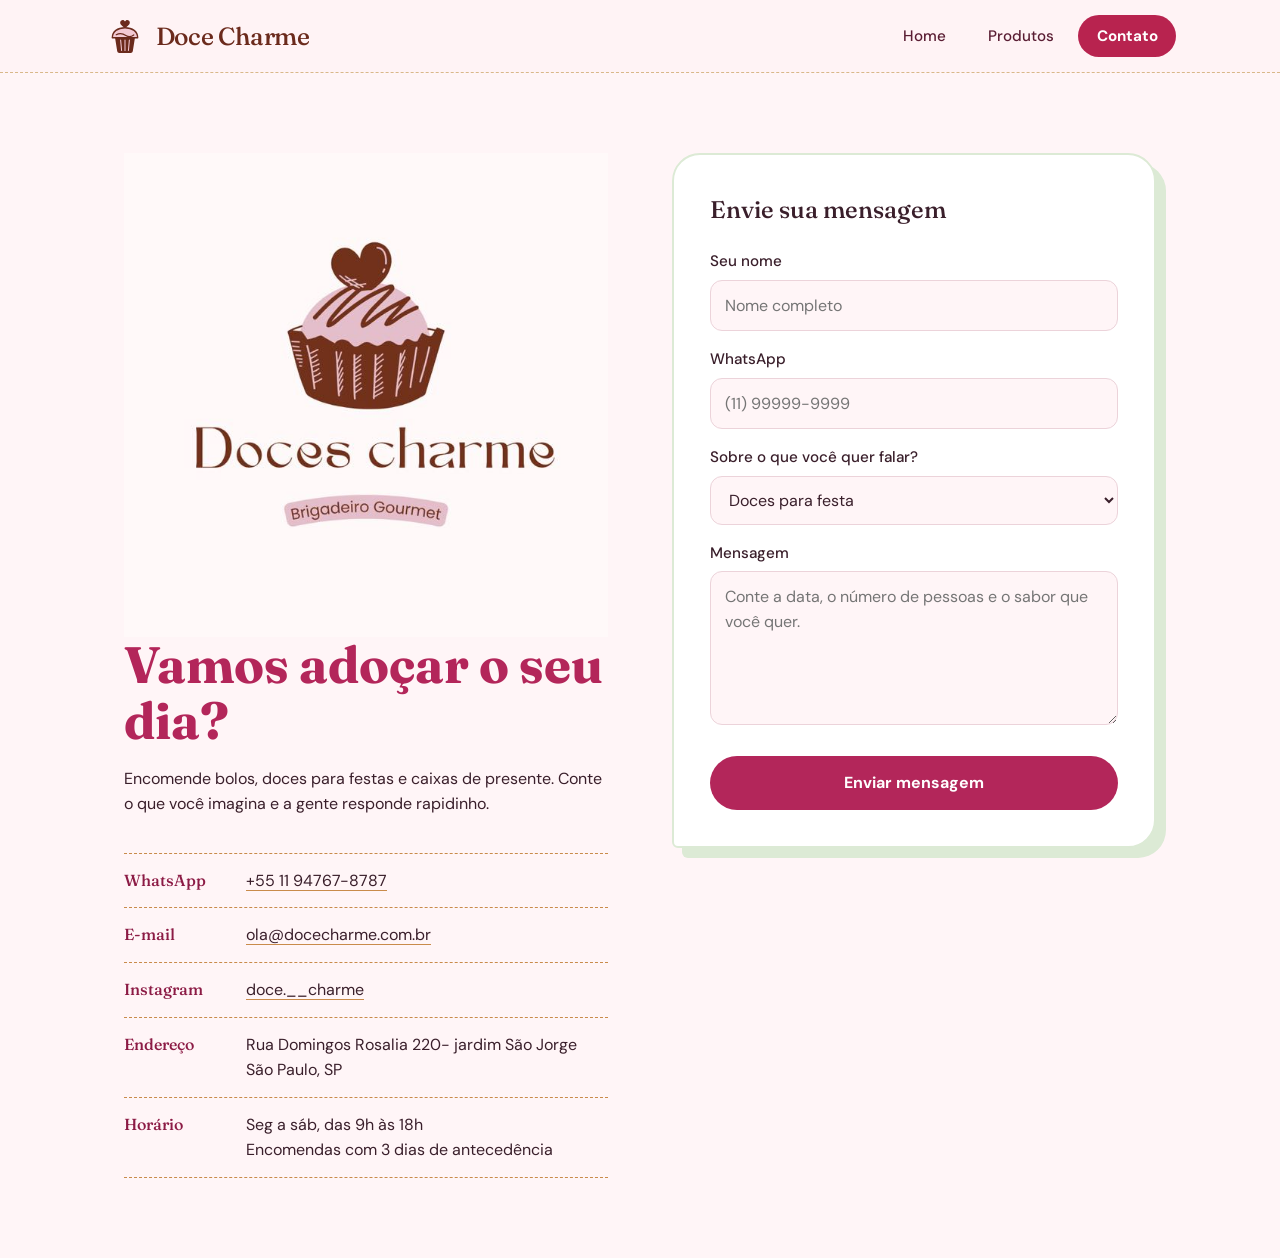
<file: contatos.html>
<!DOCTYPE html>
<html lang="pt-BR">
<head>
  <meta charset="UTF-8">
  <meta name="viewport" content="width=device-width, initial-scale=1">
  <title>Contatos | Doce Charme</title>
  <link rel="preconnect" href="https://fonts.googleapis.com">
  <link rel="preconnect" href="https://fonts.gstatic.com" crossorigin>
  <link href="https://fonts.googleapis.com/css2?family=Fraunces:opsz,wght@9..144,500;9..144,700&family=DM+Sans:wght@400;500;700&display=swap" rel="stylesheet">
  <link rel="stylesheet" href="contatos.css">
  <link rel="stylesheet" href="navbar.css">
</head>
<body>

  <div id="navbar"></div>
  <script src="navbar.js"></script>
  <section class="contatos" id="contatos">
    <div class="contatos__intro">

      <img src="./img/logo-doce-charme.jpeg" alt="Imagem de uma caixa de presente com doces" class="contatos__imagem">
      <h2>Vamos adoçar o seu dia?</h2>
      <p>Encomende bolos, doces para festas e caixas de presente. Conte o que você imagina e a gente responde rapidinho.</p>

      <ul class="contatos__lista">
        <li>
          <strong>WhatsApp</strong>
          <a href="https://wa.me/5511999999999">+55 11 94767-8787</a>
        </li>
        <li>
          <strong>E-mail</strong>
          <a href="mailto:ola@docecharme.com.br">ola@docecharme.com.br</a>
        </li>
        <li>
          <strong>Instagram</strong>
          <a href="https://www.instagram.com/doce.__charme/" target="_blank" rel="noopener">doce.__charme</a>
        </li>
        <li>
          <strong>Endereço</strong>
          <span>Rua Domingos Rosalia 220- jardim São Jorge<br>São Paulo, SP</span>
        </li>
        <li>
          <strong>Horário</strong>
          <span>Seg a sáb, das 9h às 18h<br>Encomendas com 3 dias de antecedência</span>
        </li>
      </ul>
    </div>

    <form class="contatos__form" action="#" method="post">
      <h3>Envie sua mensagem</h3>

      <label for="nome">Seu nome</label>
      <input type="text" id="nome" name="nome" placeholder="Nome completo" required>

      <label for="whatsapp">WhatsApp</label>
      <input type="tel" id="whatsapp" name="whatsapp" placeholder="(11) 99999-9999" required>

      <label for="assunto">Sobre o que você quer falar?</label>
      <select id="assunto" name="assunto">
       
        <option>Doces para festa</option>
       
      </select>

      <label for="mensagem">Mensagem</label>
      <textarea id="mensagem" name="mensagem" rows="5" placeholder="Conte a data, o número de pessoas e o sabor que você quer."></textarea>

      <button type="submit">Enviar mensagem</button>
    </form>
  </section>

</body>
</html>
</file>
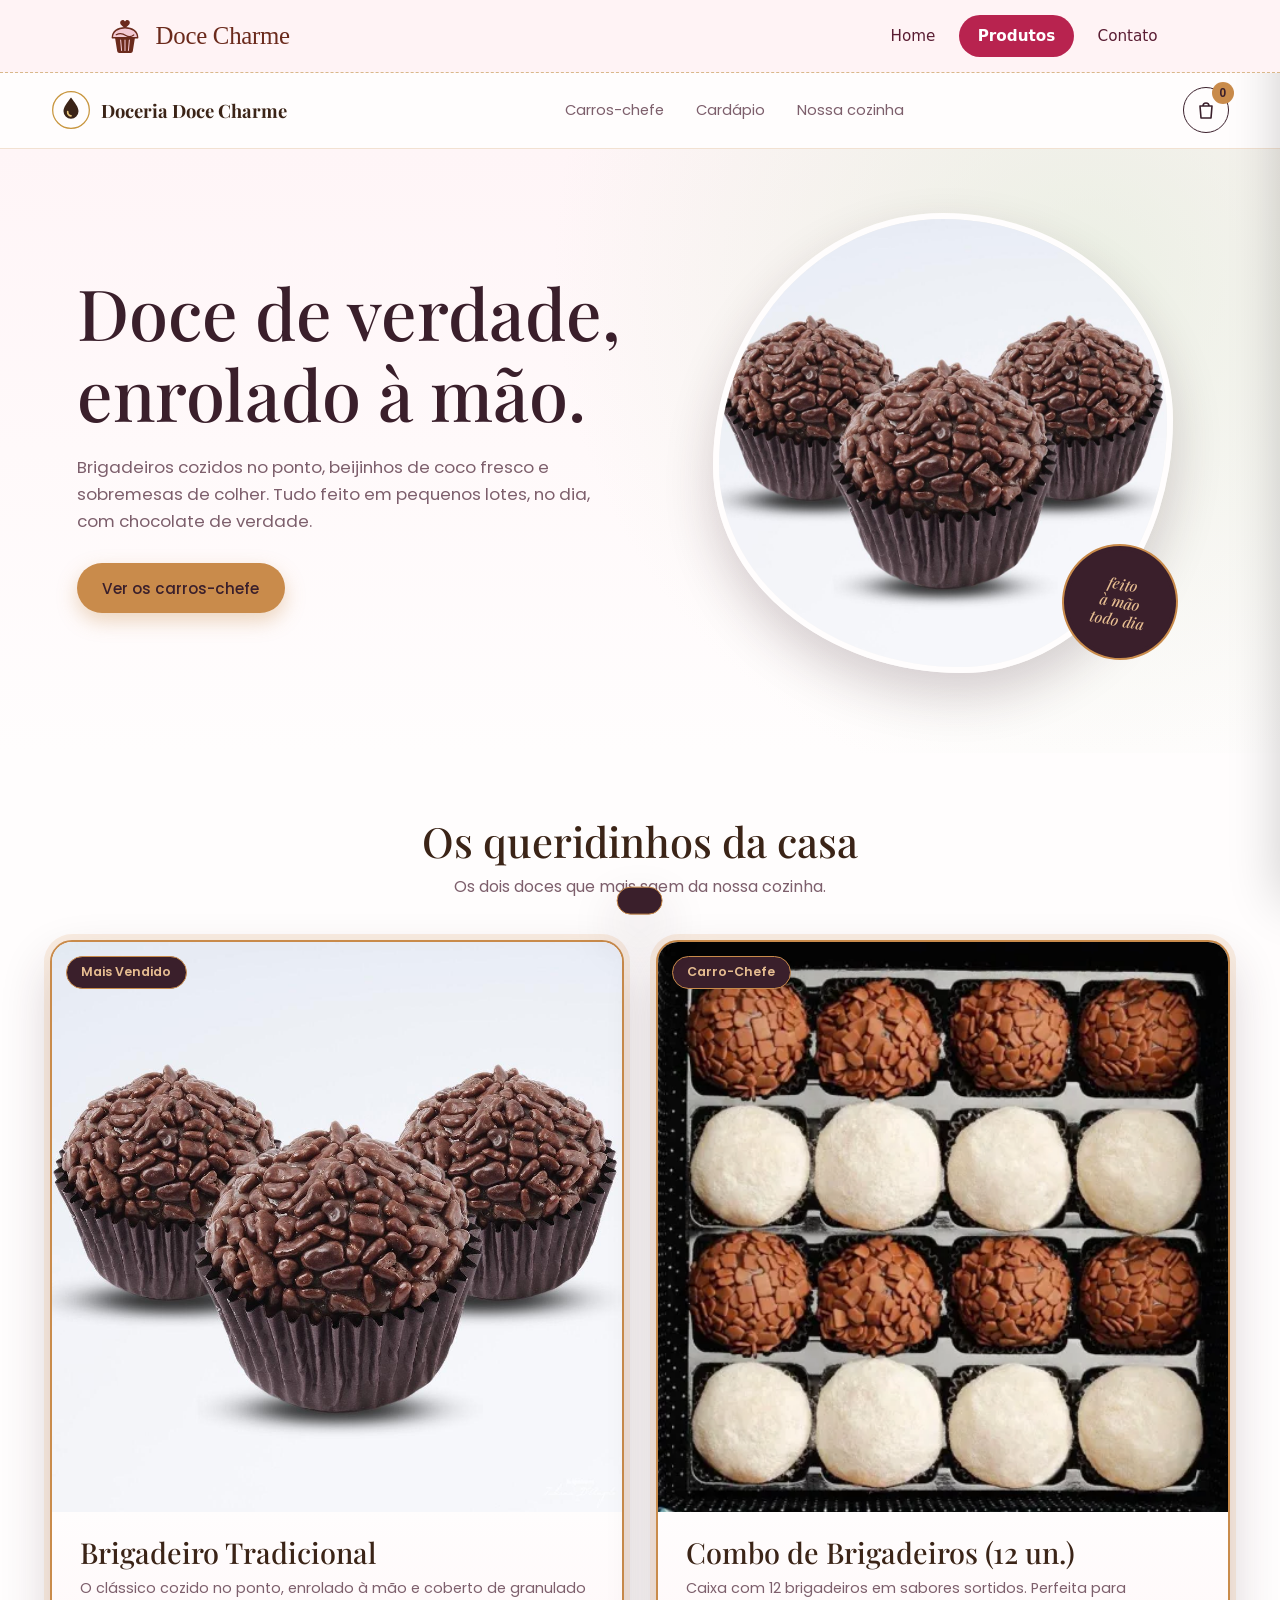
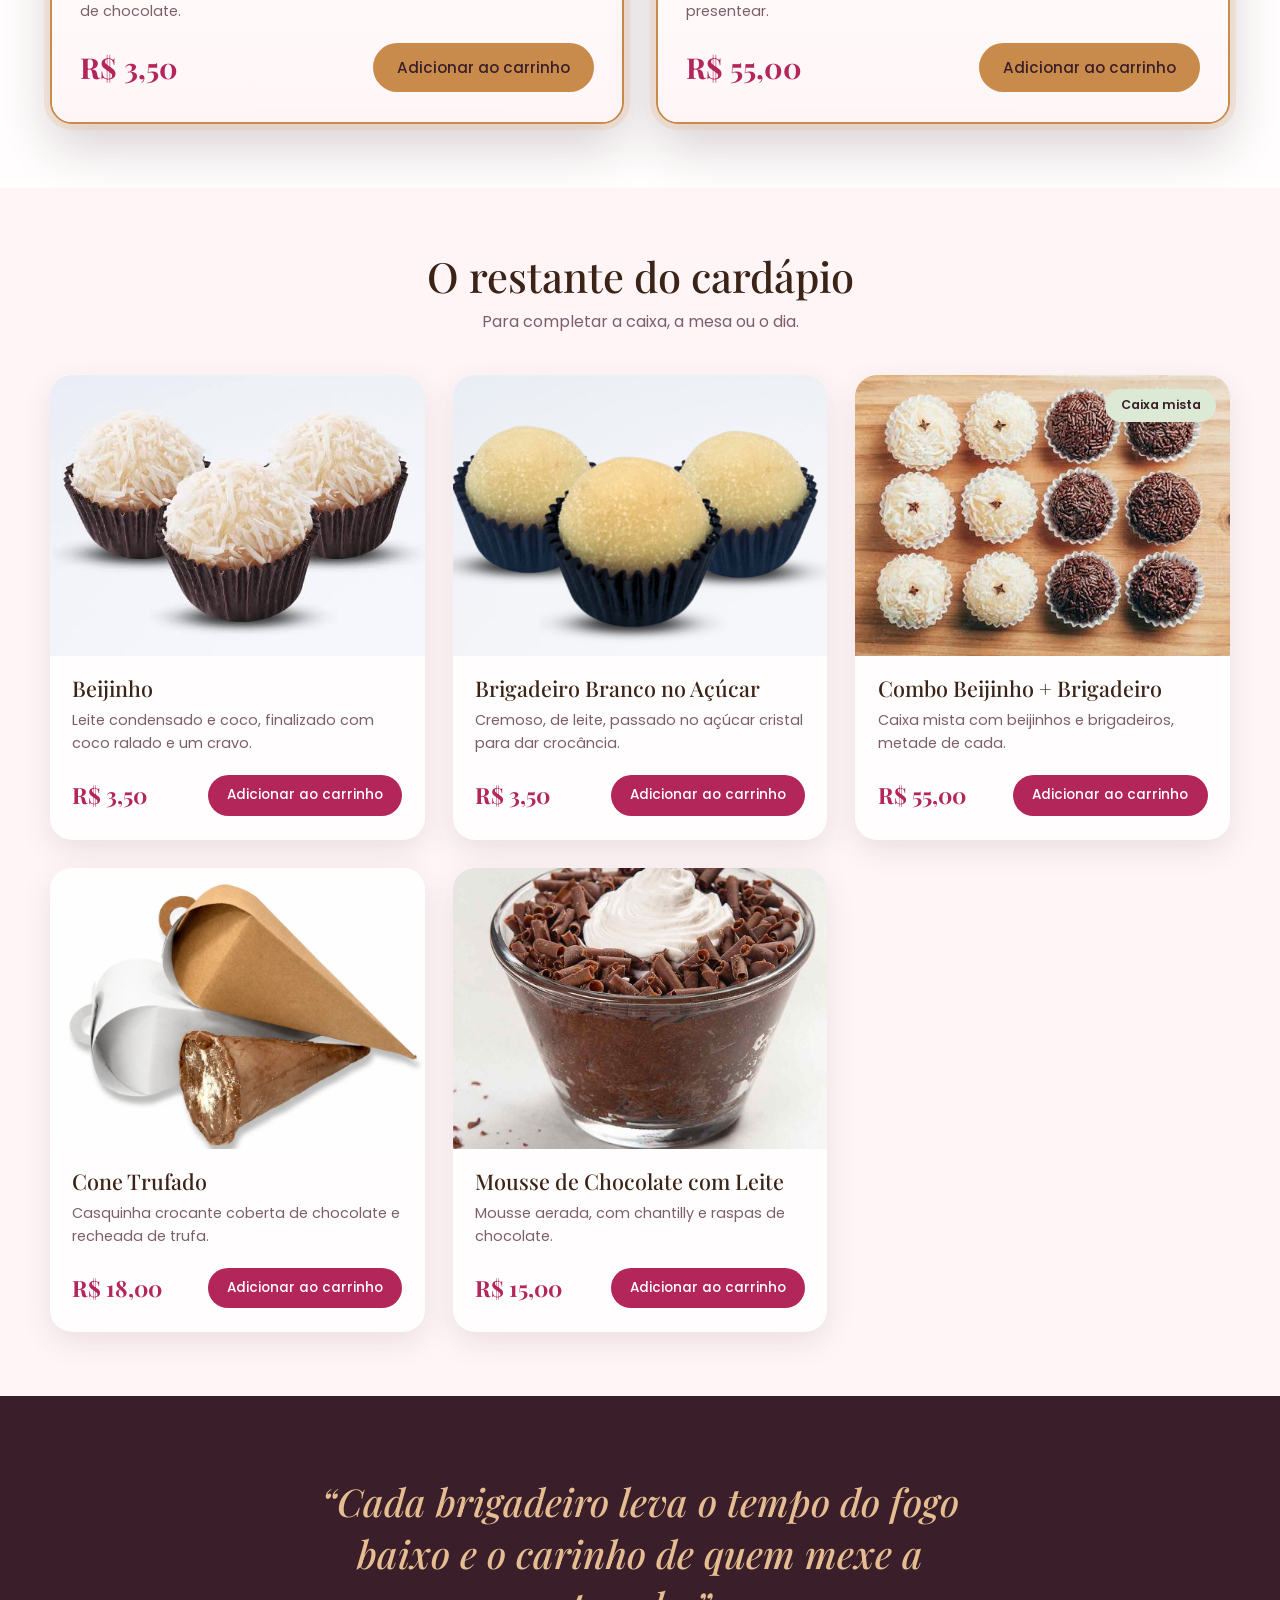
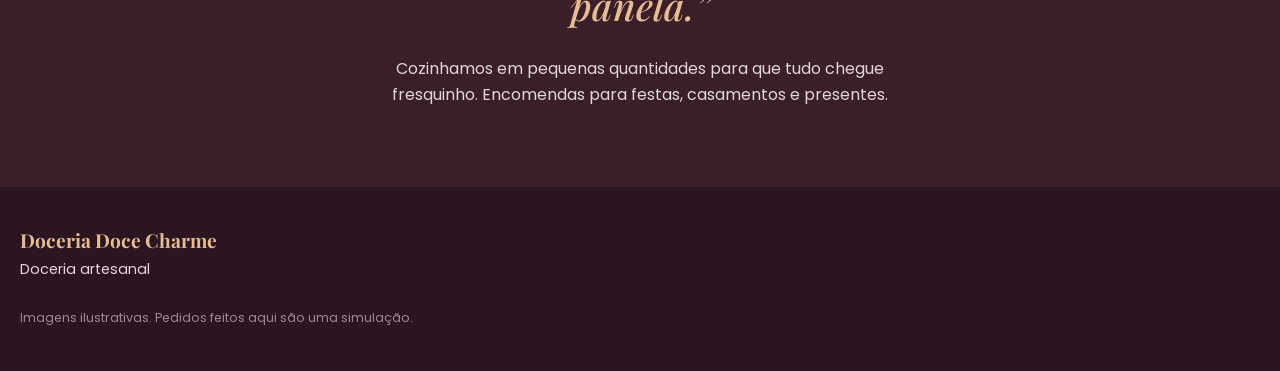
<file: produtos.html>
<!DOCTYPE html>
<html lang="pt-BR">

<head>
  <meta charset="UTF-8">
  <meta name="viewport" content="width=device-width, initial-scale=1">
  <title>Doceria Doce Charme | Doceria artesanal</title>
  <meta name="description" content="Brigadeiros, beijinhos, cones trufados e mousses feitos à mão, em pequenos lotes.">
  <link rel="preconnect" href="https://fonts.googleapis.com">
  <link rel="preconnect" href="https://fonts.gstatic.com" crossorigin>
  <link
    href="https://fonts.googleapis.com/css2?family=Playfair+Display:ital,wght@0,500;0,700;1,500&family=Poppins:wght@300;400;500;600&display=swap"
    rel="stylesheet">
  <link rel="stylesheet" href="navbar.css">
  <link rel="stylesheet" href="reset.css">
  <link rel="stylesheet" href="produtos.css">
</head>

<body>
  <script src="navbar.js"></script>
  <header class="topo">
    <a href="#inicio" class="marca" aria-label="Doceria Doce Charme, início">
      <svg class="marca__logo" viewBox="0 0 48 48" aria-hidden="true">
        <circle cx="24" cy="24" r="22" fill="none" stroke="#C8963E" stroke-width="1.5" />
        <path d="M24 9c5 7 9 11.500 9 16.500a9 9 0 0 1-18 0C15 20.500 19 16 24 9z" fill="#3B2417" />
        <path d="M20 26a5 5 0 0 0 4 5" stroke="#E9C77B" stroke-width="2" fill="none" stroke-linecap="round" />
      </svg>
      <span class="marca__nome">Doceria Doce Charme</span>
    </a>

    <nav class="menu" aria-label="Principal">
      <a href="#destaques">Carros-chefe</a>
      <a href="#cardapio">Cardápio</a>
      <a href="#sobre">Nossa cozinha</a>
    </nav>

    <button class="carrinho-btn" id="abrirCarrinho" aria-label="Abrir carrinho">
      <svg viewBox="0 0 24 24" aria-hidden="true">
        <path d="M6 8h12l-1 12H7L6 8z" fill="none" stroke="currentColor" stroke-width="1.6" stroke-linejoin="round" />
        <path d="M9 8a3 3 0 0 1 6 0" fill="none" stroke="currentColor" stroke-width="1.6" />
      </svg>
      <span class="carrinho-btn__contador" id="contador">0</span>
    </button>
  </header>

  <main>
    <section class="hero" id="inicio">
      <div class="hero__texto">
        <h1>Doce de verdade,<br>enrolado à mão.</h1>
        <p>Brigadeiros cozidos no ponto, beijinhos de coco fresco e sobremesas de colher. Tudo feito em pequenos lotes,
          no dia, com chocolate de verdade.</p>
        <a href="#destaques" class="btn btn--ouro">Ver os carros-chefe</a>
      </div>
      <div class="hero__imagem">
        <img src="./img/brigadeiro.jpg" alt="Três brigadeiros tradicionais com granulado de chocolate">
        <span class="selo">feito<br>à mão<br>todo dia</span>
      </div>
    </section>

    <section class="secao" id="destaques">
      <header class="secao__cab">
        <h2>Os queridinhos da casa</h2>
        <p>Os dois doces que mais saem da nossa cozinha.</p>
      </header>
      <div class="destaques" id="gradeDestaques"></div>
    </section>

    <section class="secao secao--creme" id="cardapio">
      <header class="secao__cab">
        <h2>O restante do cardápio</h2>
        <p>Para completar a caixa, a mesa ou o dia.</p>
      </header>
      <div class="grade" id="gradeProdutos"></div>
    </section>

    <section class="sobre" id="sobre">
      <p class="sobre__frase">“Cada brigadeiro leva o tempo do fogo baixo e o carinho de quem mexe a panela.”</p>
      <p class="sobre__apoio">Cozinhamos em pequenas quantidades para que tudo chegue fresquinho. Encomendas para
        festas, casamentos e presentes.</p>
    </section>
  </main>

  <footer class="rodape">
    <div>
      <strong>Doceria Doce Charme</strong>
      <p>Doceria artesanal</p>
    </div>
    <p class="rodape__nota">Imagens ilustrativas. Pedidos feitos aqui são uma simulação.</p>
  </footer>

  <div class="veu" id="veu"></div>
  <aside class="gaveta" id="gaveta" aria-label="Carrinho de compras" aria-hidden="true">
    <header class="gaveta__cab">
      <h2>Seu pedido</h2>
      <button class="fechar" id="fecharCarrinho" aria-label="Fechar carrinho">&times;</button>
    </header>

    <div class="gaveta__corpo" id="itensCarrinho"></div>

    <footer class="gaveta__rodape" id="rodapeCarrinho">
      <div class="total"><span>Total</span><strong id="total">R$ 0,00</strong></div>

      <label for="pagamento">Forma de pagamento</label>
      <select id="pagamento">
        <option value="Pix">Pix</option>
        <option value="Cartão de Crédito">Cartão de Crédito</option>
        <option value="Cartão de Débito">Cartão de Débito</option>
        <option value="Dinheiro">Dinheiro</option>
      </select>

      <button class="btn btn--cacau btn--cheio" id="finalizar">Finalizar pedido</button>
    </footer>
  </aside>

  <dialog id="confirmacao" class="confirmacao">
    <h3>Pedido confirmado!</h3>
    <p id="confirmacaoTexto"></p>
    <button class="btn btn--ouro" id="fecharConfirmacao">Voltar ao cardápio</button>
  </dialog>

  <div class="toast" id="toast" role="status" aria-live="polite"></div>

  <script src="script.js"></script>
</body>

</html>
</file>
<file: contatos.css>
:root {
  --framboesa: #b3265a;
  --framboesa-escura: #8c1b45;
  --chantilly: #fff5f7;
  --chocolate: #3a1f2b;
  --caramelo: #c98b4b;
  --pistache: #dcead5;
}

* {
  box-sizing: border-box;
  margin: 0;
  padding: 0;
}

body {
  font-family: "DM Sans", sans-serif;
  color: var(--chocolate);
  background: var(--chantilly);
  line-height: 1.6;
}

img {
  display: block;
  max-width: 100%;
  width: auto;
}

.contatos {
  max-width: 1080px;
  margin: 0 auto;
  padding: 80px 24px;
  display: grid;
  grid-template-columns: 1fr 1fr;
  gap: 64px;
  align-items: start;
}

/* Coluna de informações */
.contatos__intro h2 {
  font-family: "Fraunces", serif;
  font-weight: 700;
  font-size: clamp(2.2rem, 4vw, 3.2rem);
  line-height: 1.1;
  color: var(--framboesa);
  margin-bottom: 16px;
}

.contatos__intro>p {
  max-width: 44ch;
  margin-bottom: 36px;
}

.contatos__lista {
  list-style: none;
}

.contatos__lista li {
  padding: 14px 0;
  border-top: 1px dashed var(--caramelo);
  display: grid;
  grid-template-columns: 110px 1fr;
  gap: 12px;
}

.contatos__lista li:last-child {
  border-bottom: 1px dashed var(--caramelo);
}

.contatos__lista strong {
  font-family: "Fraunces", serif;
  font-weight: 500;
  color: var(--framboesa-escura);
}

.contatos__lista a {
  color: inherit;
  text-decoration-color: var(--caramelo);
  text-underline-offset: 4px;
}

.contatos__lista a:hover {
  color: var(--framboesa);
}

/* Formulário */
.contatos__form {
  background: #fff;
  border: 2px solid var(--pistache);
  border-radius: 28px 28px 28px 6px;
  padding: 36px;
  box-shadow: 10px 10px 0 var(--pistache);
}

.contatos__form h3 {
  font-family: "Fraunces", serif;
  font-weight: 500;
  font-size: 1.5rem;
  margin-bottom: 20px;
}

.contatos__form label {
  display: block;
  font-weight: 500;
  font-size: 0.95rem;
  margin: 16px 0 6px;
}

.contatos__form input,
.contatos__form select,
.contatos__form textarea {
  width: 100%;
  font: inherit;
  color: inherit;
  background: var(--chantilly);
  border: 1.5px solid #ecd3da;
  border-radius: 12px;
  padding: 12px 14px;
}

.contatos__form textarea {
  resize: vertical;
}

.contatos__form input:focus,
.contatos__form select:focus,
.contatos__form textarea:focus {
  outline: 3px solid var(--caramelo);
  outline-offset: 1px;
  border-color: var(--framboesa);
}

.contatos__form button {
  margin-top: 24px;
  width: 100%;
  font: inherit;
  font-weight: 700;
  color: #fff;
  background: var(--framboesa);
  border: 0;
  border-radius: 999px;
  padding: 14px 24px;
  cursor: pointer;
  transition: background 0.2s;
}

.contatos__form button:hover {
  background: var(--framboesa-escura);
}

.contatos__form button:focus-visible {
  outline: 3px solid var(--caramelo);
  outline-offset: 3px;
}

/* Celular e tablet */
@media (max-width: 820px) {
  .contatos {
    grid-template-columns: 1fr;
    gap: 48px;
    padding: 56px 20px;
  }

  .contatos__lista li {
    grid-template-columns: 1fr;
    gap: 2px;
  }

  .contatos__form {
    padding: 26px;
    box-shadow: 6px 6px 0 var(--pistache);
  }
}
</file>
<file: navbar.css>
.navbar {

  --nb-bg: #fff3f5;
  --nb-wine: #5a1d33;
  --nb-berry: #b8234f;
  --nb-berry-dark: #9c1c42;
  --nb-blush: #f8dfe5;
  --nb-border: #ecc9d2;
  --nb-dash: #d9b88a;
  --nb-sage: #dcebd9;
  --nb-brown: #6b2a1c;
  --nb-height: 72px;
  --nb-bp: 720px;

  position: sticky;
  top: 0;
  z-index: 100;
  background: var(--nb-bg);
  border-bottom: 1px dashed var(--nb-dash);
  font-family: "DM Sans", system-ui, -apple-system, "Segoe UI", sans-serif;
}

.navbar *,
.navbar *::before,
.navbar *::after {
  box-sizing: border-box;
}

.navbar__inner {
  display: flex;
  align-items: center;
  justify-content: space-between;
  gap: 1rem;
  max-width: 1120px;
  height: var(--nb-height);
  margin: 0 auto;
  padding: 0 1.5rem;
}

.navbar__logo {
  display: inline-flex;
  align-items: center;
  gap: 0.6rem;
  color: var(--nb-brown);
  font-family: "Fraunces", Georgia, serif;
  font-size: 1.55rem;
  font-weight: 500;
  line-height: 1;
  letter-spacing: -0.01em;
  text-decoration: none;
  border-radius: 12px;
}

.navbar__logo-icon {
  width: 42px;
  height: 42px;
  flex-shrink: 0;
}

.navbar__menu {
  display: flex;
  align-items: center;
  gap: 0.35rem;
  margin: 0;
  padding: 0;
  list-style: none;
}

.navbar__link {
  display: block;
  padding: 0.55rem 1.15rem;
  border-radius: 999px;
  color: var(--nb-wine);
  font-size: 0.95rem;
  font-weight: 500;
  text-decoration: none;
  transition: background-color 0.2s ease, color 0.2s ease;
}

.navbar__link:hover {
  background: var(--nb-blush);
  color: var(--nb-berry);
}

.navbar__link[aria-current="page"] {
  background: var(--nb-berry);
  color: #fff;
  font-weight: 700;
}

.navbar__link[aria-current="page"]:hover {
  background: var(--nb-berry-dark);
  color: #fff;
}

.navbar__logo:focus-visible,
.navbar__link:focus-visible,
.navbar__toggle:focus-visible {
  outline: 2px solid var(--nb-berry);
  outline-offset: 3px;
}

.navbar__toggle {
  display: none;
  align-items: center;
  justify-content: center;
  width: 46px;
  height: 46px;
  padding: 0;
  background: #fff;
  border: 1px solid var(--nb-border);
  border-radius: 14px;
  cursor: pointer;
  transition: background-color 0.2s ease;
}

.navbar__toggle:hover {
  background: var(--nb-blush);
}

.navbar__bars,
.navbar__bars::before,
.navbar__bars::after {
  display: block;
  width: 20px;
  height: 2px;
  background: var(--nb-wine);
  border-radius: 2px;
  transition: transform 0.25s ease, background-color 0.2s ease;
}

.navbar__bars {
  position: relative;
}

.navbar__bars::before,
.navbar__bars::after {
  content: "";
  position: absolute;
  left: 0;
}

.navbar__bars::before {
  top: -6px;
}

.navbar__bars::after {
  top: 6px;
}

.navbar.is-open .navbar__bars {
  background: transparent;
}

.navbar.is-open .navbar__bars::before {
  transform: translateY(6px) rotate(45deg);
}

.navbar.is-open .navbar__bars::after {
  transform: translateY(-6px) rotate(-45deg);
}

@media (max-width: 960px) {
  .navbar__inner {
    padding: 0 1.25rem;
  }

  .navbar__link {
    padding: 0.5rem 0.95rem;
  }
}

@media (max-width: 720px) {
  .navbar {
    --nb-height: 64px;
  }

  .navbar__inner {
    padding: 0 1rem;
  }

  .navbar__logo {
    font-size: 1.35rem;
  }

  .navbar__logo-icon {
    width: 36px;
    height: 36px;
  }

  .navbar__toggle {
    display: inline-flex;
  }

  .navbar__menu {
    position: absolute;
    top: calc(100% + 0.6rem);
    left: 1rem;
    right: 1rem;
    flex-direction: column;
    align-items: stretch;
    gap: 0.25rem;
    padding: 0.6rem;
    background: #fff;
    border: 1px solid var(--nb-border);
    border-radius: 20px;
    box-shadow: 6px 6px 0 var(--nb-sage);

    opacity: 0;
    visibility: hidden;
    transform: translateY(-8px);
    transition: opacity 0.2s ease, transform 0.2s ease, visibility 0s linear 0.2s;
  }

  .navbar.is-open .navbar__menu {
    opacity: 1;
    visibility: visible;
    transform: translateY(0);
    transition: opacity 0.2s ease, transform 0.2s ease, visibility 0s;
  }

  .navbar__link {
    padding: 0.85rem 1rem;
    border-radius: 14px;
    font-size: 1rem;
  }
}

@media (prefers-reduced-motion: reduce) {

  .navbar *,
  .navbar *::before,
  .navbar *::after {
    transition: none !important;
  }
}
</file>
<file: produtos.css>
:root {
    --cacau: #3a1f2b;
    --cacau-claro: #5a3347;
    --ouro: #c98b4b;
    --ouro-claro: #e6bd91;
    --creme: #fff5f7;
    --branco: #fffdfd;
    --rosa: #dcead5;
    --caramelo: #c98b4b;
    --framboesa: #b3265a;
    --framboesa-escura: #8c1b45;
    --texto: #3b2417;
    --texto-suave: #7d5f6c;
    --sombra: 0 10px 30px rgba(58, 31, 43, .10);
    --sombra-forte: 0 22px 50px rgba(58, 31, 43, .20);
    --serif: "Playfair Display", Georgia, serif;
    --sans: "Poppins", system-ui, sans-serif;
}

*,
*::before,
*::after {
    box-sizing: border-box;
}

html {
    scroll-behavior: smooth;
    scroll-padding-top: 5rem;
}

body {
    margin: 0;
    font-family: var(--sans);
    color: var(--texto);
    background: var(--branco);
    line-height: 1.6;
    -webkit-font-smoothing: antialiased;
}

img {
    max-width: 100%;
    display: block;
}

h1,
h2,
h3 {
    font-family: var(--serif);
    font-weight: 500;
    line-height: 1.15;
    margin: 0;
}

a {
    color: inherit;
}

:focus-visible {
    outline: 3px solid var(--ouro);
    outline-offset: 3px;
}

.btn {
    display: inline-block;
    border: 0;
    cursor: pointer;
    text-decoration: none;
    font: 500 .95rem var(--sans);
    padding: .85rem 1.6rem;
    border-radius: 999px;
    transition: transform .2s, box-shadow .2s, background .2s;
}

.btn:hover {
    transform: translateY(-2px);
}

.btn--ouro {
    background: var(--ouro);
    color: var(--cacau);
    box-shadow: 0 8px 20px rgba(201, 139, 75, .35);
}

.btn--ouro:hover {
    background: var(--ouro-claro);
}

.btn--cacau {
    background: var(--framboesa);
    color: #fff;
}

.btn--cacau:hover {
    background: var(--framboesa-escura);
}

.btn--cheio {
    width: 100%;
}

.topo {
    position: sticky;
    top: 0;
    z-index: 30;
    display: flex;
    align-items: center;
    justify-content: space-between;
    gap: 1rem;
    padding: .75rem 1.25rem;
    background: rgba(255, 253, 253, .92);
    backdrop-filter: blur(10px);
    border-bottom: 1px solid rgba(201, 139, 75, .25);
}

.marca {
    display: flex;
    align-items: center;
    gap: .6rem;
    text-decoration: none;
}

.marca__logo {
    width: 40px;
    height: 40px;
}

.marca__nome {
    font-family: var(--serif);
    font-size: 1.15rem;
    font-weight: 700;
}

.marca__nome em {
    color: var(--ouro);
    font-weight: 500;
}

.menu {
    display: none;
    gap: 2rem;
    font-size: .92rem;
}

.menu a {
    text-decoration: none;
    color: var(--texto-suave);
    transition: color .2s;
}

.menu a:hover {
    color: var(--cacau);
}

.carrinho-btn {
    position: relative;
    width: 46px;
    height: 46px;
    border-radius: 50%;
    border: 1.5px solid var(--cacau);
    background: transparent;
    color: var(--cacau);
    display: grid;
    place-items: center;
    cursor: pointer;
    transition: background .2s, color .2s;
}

.carrinho-btn:hover {
    background: var(--cacau);
    color: var(--creme);
}

.carrinho-btn svg {
    width: 24px;
    height: 24px;
}

.carrinho-btn__contador {
    position: absolute;
    top: -6px;
    right: -6px;
    min-width: 22px;
    height: 22px;
    padding: 0 5px;
    border-radius: 999px;
    background: var(--ouro);
    color: var(--cacau);
    font-size: .75rem;
    font-weight: 600;
    display: grid;
    place-items: center;
}

.carrinho-btn.pulo {
    animation: pulo .5s ease;
}

@keyframes pulo {
    30% {
        transform: scale(1.25) rotate(-8deg);
    }

    60% {
        transform: scale(.95);
    }
}

.hero {
    display: grid;
    gap: 2rem;
    align-items: center;
    padding: 2.5rem 1.25rem 3.5rem;
    background:
        radial-gradient(circle at 85% 20%, rgba(220, 234, 213, .55), transparent 45%),
        linear-gradient(180deg, var(--creme), var(--branco));
}

.hero__texto h1 {
    font-size: clamp(2.4rem, 8vw, 4.4rem);
    color: var(--cacau);
}

.hero__texto p {
    max-width: 34rem;
    margin: 1.25rem 0 1.75rem;
    color: var(--texto-suave);
    font-size: 1.05rem;
}

.hero__imagem {
    position: relative;
}

.hero__imagem img {
    width: 100%;
    max-width: 460px;
    margin: 0 auto;
    aspect-ratio: 1;
    object-fit: cover;
    border-radius: 50% 50% 46% 54% / 55% 45% 55% 45%;
    box-shadow: var(--sombra-forte);
    border: 6px solid var(--branco);
    animation: flutua 7s ease-in-out infinite;
}

@keyframes flutua {
    50% {
        transform: translateY(-10px) rotate(-1deg);
    }
}

.selo {
    position: absolute;
    right: 6%;
    bottom: 4%;
    width: 104px;
    height: 104px;
    border-radius: 50%;
    display: grid;
    place-items: center;
    text-align: center;
    background: var(--cacau);
    color: var(--ouro-claro);
    font: italic 500 .95rem/1.2 var(--serif);
    transform: rotate(10deg);
    box-shadow: 0 0 0 4px var(--cacau), 0 0 0 6px var(--ouro);
}

.secao {
    padding: 4rem 1.25rem;
}

.secao--creme {
    background: var(--creme);
}

.secao__cab {
    text-align: center;
    margin-bottom: 2.5rem;
}

.secao__cab h2 {
    font-size: clamp(1.8rem, 5vw, 2.6rem);
}

.secao__cab p {
    color: var(--texto-suave);
    margin: .6rem 0 0;
}

.card {
    position: relative;
    display: flex;
    flex-direction: column;
    background: var(--branco);
    border-radius: 22px;
    overflow: hidden;
    box-shadow: var(--sombra);
    transition: transform .35s, box-shadow .35s;
}

.card:hover {
    transform: translateY(-6px);
    box-shadow: var(--sombra-forte);
}

.card__foto {
    overflow: hidden;
    aspect-ratio: 4 / 3;
    background: var(--creme);
}

.card__foto img {
    width: 100%;
    height: 100%;
    object-fit: cover;
    transition: transform .6s;
}

.card:hover .card__foto img {
    transform: scale(1.06);
}

.card__corpo {
    display: flex;
    flex-direction: column;
    flex: 1;
    padding: 1.25rem 1.4rem 1.5rem;
    gap: .5rem;
}

.card__corpo h3 {
    font-size: 1.35rem;
}

.card__desc {
    margin: 0;
    font-size: .9rem;
    color: var(--texto-suave);
    flex: 1;
}

.card__rodape {
    display: flex;
    align-items: center;
    justify-content: space-between;
    gap: 1rem;
    margin-top: .75rem;
}

.preco {
    font: 700 1.4rem var(--serif);
    color: var(--framboesa);
}

.btn-add {
    border: 0;
    cursor: pointer;
    border-radius: 999px;
    padding: .65rem 1.2rem;
    background: var(--framboesa);
    color: #fff;
    font: 500 .85rem var(--sans);
    transition: background .2s, transform .15s;

}

.btn-add:hover {
    background: var(--framboesa-escura);
}

.btn-add:active {
    transform: scale(.94);
}

.btn-add.ok {
    background: var(--ouro);
    color: var(--cacau);
}

.grade {
    display: grid;
    gap: 1.75rem;
    grid-template-columns: 1fr;
    max-width: 1180px;
    margin: 0 auto;
}

.destaques {
    display: grid;
    gap: 2rem;
    max-width: 1180px;
    margin: 0 auto;
}

.card--chefe {
    border: 2px solid var(--ouro);
    box-shadow: 0 0 0 6px rgba(230, 189, 145, .25), var(--sombra-forte);
}

.card--chefe .card__foto {
    aspect-ratio: 1 / 1;
}

.card--chefe .card__corpo {
    padding: 1.5rem 1.75rem 1.9rem;
    background: linear-gradient(180deg, var(--branco), var(--creme));
}

.card--chefe h3 {
    font-size: 1.8rem;
}

.card--chefe .preco {
    font-size: 1.8rem;
}

.card--chefe .btn-add {
    background: var(--ouro);
    color: var(--cacau);
    padding: .8rem 1.5rem;
    font-size: .95rem;
}

.card--chefe .btn-add:hover {
    background: var(--ouro-claro);
}

.card--chefe::after {
    content: "";
    position: absolute;
    inset: 0;
    pointer-events: none;
    background: linear-gradient(110deg, transparent 35%, rgba(230, 189, 145, .35) 50%, transparent 65%);
    transform: translateX(-120%);
}

.card--chefe:hover::after {
    transform: translateX(120%);
    transition: transform 1s ease;
}

.badge {
    position: absolute;
    top: 14px;
    left: 14px;
    z-index: 2;
    background: var(--cacau);
    color: var(--ouro-claro);
    font: 600 .78rem var(--sans);
    padding: .4rem .9rem;
    border-radius: 999px;
    border: 1px solid var(--ouro);
}

.badge--rosa {
    left: auto;
    right: 14px;
    background: var(--rosa);
    color: var(--cacau);
    border-color: transparent;
}

.sobre {
    padding: 5rem 1.25rem;
    text-align: center;
    background: var(--cacau);
    color: var(--creme);
}

.sobre__frase {
    font: italic 500 clamp(1.5rem, 4.5vw, 2.4rem)/1.35 var(--serif);
    max-width: 40rem;
    margin: 0 auto 1.5rem;
    color: var(--ouro-claro);
}

.sobre__apoio {
    max-width: 34rem;
    margin: 0 auto;
    opacity: .85;
}

.rodape {
    display: grid;
    gap: 1.25rem;
    padding: 2.5rem 1.25rem;
    background: #2a1520;
    color: #ecd3da;
    font-size: .9rem;
}

.rodape p {
    margin: .2rem 0;
}

.rodape strong {
    font: 700 1.2rem var(--serif);
    color: var(--ouro-claro);
}

.rodape__nota {
    font-size: .78rem;
    opacity: .6;
}

.veu {
    position: fixed;
    inset: 0;
    z-index: 40;
    background: rgba(35, 16, 25, .5);
    opacity: 0;
    visibility: hidden;
    transition: opacity .3s, visibility .3s;
}

.veu.aberto {
    opacity: 1;
    visibility: visible;
}

.gaveta {
    position: fixed;
    top: 0;
    right: 0;
    bottom: 0;
    z-index: 50;
    width: min(420px, 100%);
    display: flex;
    flex-direction: column;
    background: var(--branco);
    box-shadow: -20px 0 50px rgba(0, 0, 0, .2);
    transform: translateX(105%);
    transition: transform .4s cubic-bezier(.2, .8, .2, 1);
}

.gaveta.aberta {
    transform: none;
}

.gaveta__cab {
    display: flex;
    justify-content: space-between;
    align-items: center;
    padding: 1.25rem 1.5rem;
    border-bottom: 1px solid rgba(201, 139, 75, .3);
}

.gaveta__cab h2 {
    font-size: 1.5rem;
}

.fechar {
    border: 0;
    background: none;
    font-size: 2rem;
    line-height: 1;
    cursor: pointer;
    color: var(--cacau);
}

.gaveta__corpo {
    flex: 1;
    overflow-y: auto;
    padding: 1rem 1.5rem;
}

.vazio {
    text-align: center;
    padding: 3rem 1rem;
    color: var(--texto-suave);
}

.vazio svg {
    width: 64px;
    margin: 0 auto 1rem;
    opacity: .5;
}

.vazio strong {
    display: block;
    font: 500 1.3rem var(--serif);
    color: var(--cacau);
    margin-bottom: .3rem;
}

.item {
    display: grid;
    grid-template-columns: 64px 1fr auto;
    gap: .9rem;
    align-items: center;
    padding: .9rem 0;
    border-bottom: 1px dashed rgba(58, 31, 43, .15);
    animation: entra .35s ease;
}

@keyframes entra {
    from {
        opacity: 0;
        transform: translateX(20px);
    }
}

.item img {
    width: 64px;
    height: 64px;
    object-fit: cover;
    border-radius: 12px;
}

.item__nome {
    font: 500 1rem var(--serif);
}

.item__unit {
    font-size: .8rem;
    color: var(--texto-suave);
}

.item__qtd {
    display: inline-flex;
    align-items: center;
    gap: .5rem;
    margin-top: .35rem;
}

.item__qtd button {
    width: 26px;
    height: 26px;
    border-radius: 50%;
    border: 1px solid var(--ouro);
    background: var(--creme);
    color: var(--cacau);
    cursor: pointer;
    font-size: 1rem;
    line-height: 1;
}

.item__qtd button:hover {
    background: var(--ouro);
}

.item__qtd span {
    min-width: 1.4rem;
    text-align: center;
    font-weight: 600;
}

.item__lado {
    text-align: right;
}

.item__sub {
    font-weight: 600;
    color: var(--framboesa);
}

.item__remover {
    border: 0;
    background: none;
    cursor: pointer;
    font-size: .75rem;
    color: var(--texto-suave);
    text-decoration: underline;
    margin-top: .3rem;
}

.gaveta__rodape {
    padding: 1.25rem 1.5rem 1.5rem;
    background: var(--creme);
    border-top: 1px solid rgba(201, 139, 75, .3);
}

.gaveta__rodape[hidden] {
    display: none;
}

.total {
    display: flex;
    justify-content: space-between;
    align-items: baseline;
    margin-bottom: 1rem;
}

.total strong {
    font: 700 1.7rem var(--serif);
    color: var(--cacau);
}

.gaveta__rodape label {
    display: block;
    font-size: .85rem;
    color: var(--texto-suave);
    margin-bottom: .3rem;
}

.gaveta__rodape select {
    width: 100%;
    padding: .75rem 1rem;
    margin-bottom: 1rem;
    border: 1px solid var(--ouro);
    border-radius: 12px;
    background: var(--branco);
    font: 400 .95rem var(--sans);
    color: var(--cacau);
}

.confirmacao {
    border: 2px solid var(--ouro);
    border-radius: 24px;
    padding: 2.25rem;
    max-width: 420px;
    text-align: center;
    background: var(--branco);
    color: var(--cacau);
    box-shadow: var(--sombra-forte);
}

.confirmacao::backdrop {
    background: rgba(35, 16, 25, .6);
}

.confirmacao h3 {
    font-size: 1.8rem;
    margin-bottom: .75rem;
}

.confirmacao p {
    color: var(--texto-suave);
    margin: 0 0 1.5rem;
    white-space: pre-line;
}

.confirmacao[open] {
    animation: surge .4s cubic-bezier(.2, .8, .2, 1);
}

@keyframes surge {
    from {
        opacity: 0;
        transform: scale(.9) translateY(20px);
    }
}

.toast {
    position: fixed;
    left: 50%;
    bottom: 1.5rem;
    z-index: 60;
    background: var(--cacau);
    color: var(--creme);
    padding: .8rem 1.4rem;
    border-radius: 999px;
    border: 1px solid var(--ouro);
    font-size: .9rem;
    box-shadow: var(--sombra-forte);
    transform: translate(-50%, 140%);
    transition: transform .35s cubic-bezier(.2, .8, .2, 1);
}

.toast.mostra {
    transform: translate(-50%, 0);
}

@media (min-width: 640px) {
    .grade {
        grid-template-columns: repeat(2, 1fr);
    }

    .rodape {
        grid-template-columns: 1fr 1fr;
    }

    .rodape__nota {
        grid-column: 1 / -1;
    }
}

@media (min-width: 900px) {
    .topo {
        padding: .9rem 4vw;
    }

    .menu {
        display: flex;
    }

    .hero {
        grid-template-columns: 1.1fr 1fr;
        padding: 4rem 6vw 5rem;
    }

    .destaques {
        grid-template-columns: 1fr 1fr;
    }

    .grade {
        grid-template-columns: repeat(3, 1fr);
    }
}

@media (prefers-reduced-motion: reduce) {

    *,
    *::before,
    *::after {
        animation: none !important;
        transition-duration: .01ms !important;
        scroll-behavior: auto !important;
    }
}
</file>
